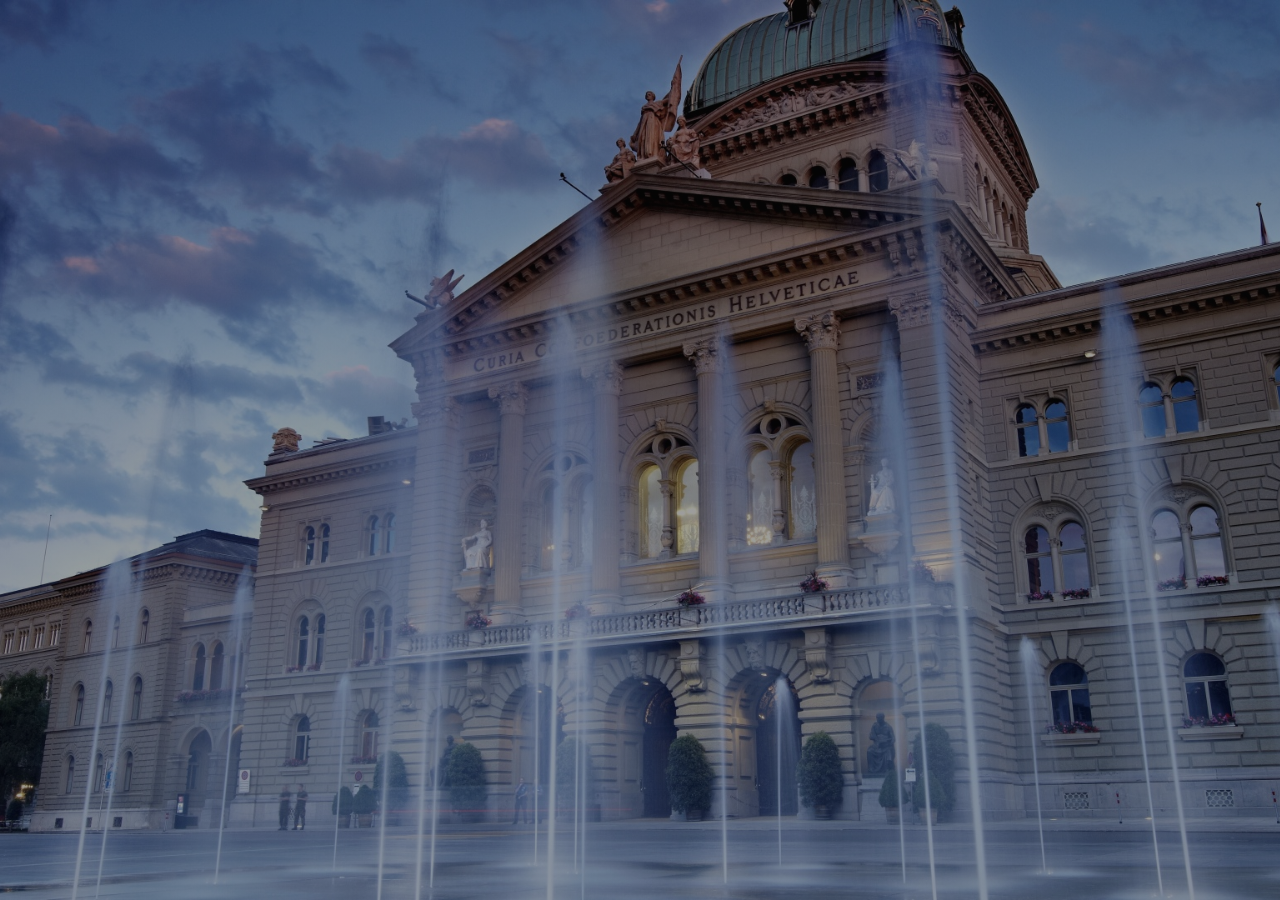
<file: index.html>
<!DOCTYPE html>
<html lang="en">

<head>
  <meta charset="UTF-8">
  <meta name="viewport" content="width=device-width, initial-scale=1.0">
  <meta http-equiv="X-UA-Compatible" content="ie=edge">
  <title>Jan Wächter</title>
  <link rel="stylesheet" href="https://use.fontawesome.com/releases/v5.7.1/css/all.css"
    integrity="sha384-fnmOCqbTlWIlj8LyTjo7mOUStjsKC4pOpQbqyi7RrhN7udi9RwhKkMHpvLbHG9Sr" crossorigin="anonymous">
  <link rel="stylesheet" href="index.css">
  <link rel="icon" href="https://avatars0.githubusercontent.com/u/5030549?v=4" type="image/png">
</head>

<body>
  <div id="profile">
    
  </div>
</body>
</html>
</file>
<file: index.css>
@import url("https://fonts.googleapis.com/css?family=Poppins");
@import url("https://fonts.googleapis.com/css?family=Questrial");

body {
  margin: 0%;
  padding: 0%;
  width: 100vw;
  background: var(--bg-color);
  color: var(--text-color);
  max-width: 100vw;
  overflow-x: hidden;
  align-items: center;
  font-family: "Poppins", sans-serif;
}

#loading {
  width: 100vw;
  height: 100vh;
  position: fixed;
  background: var(--bg-color);
  z-index: 999;
  display: flex;
  justify-content: center;
  flex-direction: column;
  align-items: center;
  top: 0;
  bottom: 0;
  left: 0;
  right: 0;
}

#spinner {
  animation: rotate 0.5s infinite linear;
  width: 50px;
  height: 50px;
  border: 2px solid var(--bg-color);
  border-bottom: 2px solid var(--text-color);
  border-radius: 50%;
  margin: 0;
}

@keyframes rotate {
  0% {
    transform: rotate(0deg);
  }

  100% {
    transform: rotate(360deg);
  }
}

#profile {
  width: 100%;
  padding: 4vh 3vw;
  height: 92vh;
  display: flex;
  flex-direction: column;
  justify-content: center;
  text-align: left;
  background: var(--background-image) center center;
  background-size: cover !important;
  background-repeat: no-repeat;
  position: fixed;
  color: #fff !important;
}

#display {
  width: 64vw;
  height: 92vh;
  display: inline-block;
  padding-left: 33vw;
}

#display h1 {
  font-size: 50px;
  color: var(--text-color);
  font-weight: bold;
  font-family: "Questrial", sans-serif;
}

.emoji {
  width: 18px;
  height: 18px;
}

#profile_img_blog {
  border-radius: 50%;
  width: 90px;
  height: 90px;
  background-size: cover !important;
  background-repeat: no-repeat;
}

#username_blog {
  font-size: 18px;
  color: var(--text-color);
  font-family: "Poppins", sans-serif;
  font-weight: bold;
}

#username_blog span {
  font-size: 24px;
  font-family: "Questrial", sans-serif !important;
}

#username_blog b {
  font-size: 12px;
  font-family: "Poppins", sans-serif;
  font-weight: bold;
}

#blog-display {
  width: 60vw;
  margin: 0px 20vw;
  text-align: left;
  margin-top: 3vh;
  z-index: 1;
}

#profile_blog {
  width: 60vw;
  margin: 0px 20vw;
  margin-top: 34vh;
  text-align: left;
  z-index: 1;
}

#background_overlay {
  width: 100vw;
  height: 55vh;
  position: absolute;
  z-index: -1;
  top: 0;
  left: 0;
}

#background {
  width: 100vw;
  height: 55vh;
  background-size: cover !important;
  background-repeat: no-repeat !important;
  position: absolute;
  z-index: -2;
  top: 0;
  left: 0;
}

#blog-display h1 {
  font-size: 50px;
  color: var(--text-color);
  font-weight: bold;
  font-family: "Questrial", sans-serif;
}

#blog-display h2 {
  color: var(--blog-gray-color);
}

#blog-display {
  padding: 1vh 0px;
  font-family: "Questrial", sans-serif;
}

#blog p {
  font-size: 17px;
  line-height: 25px;
  word-spacing: 1.2px;
  margin: 5vh 0px;
}

#blog p span {
  padding: 2px 4px;
  background: var(--text-color);
  color: var(--bg-color) !important;
}

#blog img {
  width: 100%;
  margin: 2vh 0px;
  border-radius: 5px;
  border: 1px solid rgb(0, 0, 0, 0.08);
}

#header {
  width: 63vw;
  text-align: right;
  padding: 3vh 0px;
  position: absolute;
}

#header a {
  color: var(--text-color);
  text-decoration: none;
  margin-left: 4vw;
  font-weight: bold;
}

#footer_blog {
  width: 90vw;
  padding: 8vh 5vw;
  text-align: center;
}

#footer_blog a {
  color: var(--text-color) !important;
  text-decoration: none;
  font-family: "Questrial", sans-serif;
  font-weight: bold;
}

#footer {
  width: 100%;
  padding: 8vh 0px;
  text-align: center;
}

#footer a {
  color: var(--text-color) !important;
  text-decoration: none;
  font-family: "Questrial", sans-serif;
  font-weight: bold;
}

#profile_img {
  width: 180px;
  height: 180px;
  min-width: 180px;
  min-height: 180px;
  max-width: 180px;
  max-height: 180px;
  border-radius: 5px;
  background-size: cover !important;
  background-repeat: no-repeat !important;
}

#profile div {
  font-weight: bold;
  margin: 1.5vh 0px;
}

#username {
  font-size: 18px;
  font-weight: bold;
}

#username span {
  font-size: 24px;
}

#userbio {
  font-size: 26px;
  font-family: "Questrial", sans-serif;
  width: 100%;
}

#about {
  font-size: 18px;
  font-family: "Questrial", sans-serif;
}

#about a,
#username a {
  color: #fff !important;
  text-decoration: none;
  font-weight: bold;
}

#about a:hover,
#username a:hover {
  text-decoration: underline;
}

#about span {
  margin: 1vh 0px;
  display: block;
}

#about span i {
  font-size: 16px;
}

#work {
  margin: 2vh 0px;
  padding: 4vh 0px !important;
}

#forks {
  margin: 2vh 0px;
  padding: 4vh 0px !important;
}

.projects {
  margin-left: -15px;
  /* align section w/ heading above */
}

.projects a {
  /* 30px is the gutter size in magic grid */
  width: calc(49% - 30px);
  /* 49% avoids a weird single column on some wide screens */
  display: flex;
  text-decoration: none;
}

.projects section {
  width: 100%;
  padding: 2.5vh 5%;
  margin: 1vh 0px;
  display: inline-block;
  border-radius: 5px;
  color: var(--text-color);
  border: 1px solid rgb(0, 0, 0, 0.08);
  box-shadow: 0px 0px 0px rgb(0, 0, 0, 0);
  transition: 0.4s ease-in-out;
  transform: scale(1);
}

.projects section:hover {
  cursor: pointer;
  border: 1px solid rgb(0, 0, 0, 0);
  box-shadow: 0px 15px 35px rgb(0, 0, 0, 0.06);
  transform: scale(1.03);
}

.section_title {
  font-size: 24px;
  font-weight: bold;
  margin: 1vh 0px;
  padding: 0px 1px;
  word-wrap: break-word;
}

.about_section {
  font-size: 18px;
  font-family: "Questrial", sans-serif;
  margin: 2vh 0px;
  font-weight: bold;
  word-wrap: break-word;
}

.bottom_section {
  margin: 1vh 0px;
  font-size: 14px;
  word-wrap: break-word;
}

.bottom_section span {
  margin-right: 20px;
  font-weight: bold;
}

.bottom_section span i {
  font-size: 15px;
}

.socials {
  color: #fff;
  text-decoration: none;
  margin: 3vh 0px !important;
}

.socials span {
  display: inline-block !important;
  margin-right: 2vw !important;
  font-weight: normal !important;
}

.socials span a {
  font-weight: normal !important;
}

#blog_section {
  margin: 2vh 0px;
  padding: 2vh 0px !important;
}

#blogs {
  columns: 2;
}

#blog_title {
  font-size: 50px;
}

#blog_sub_title {
  font-size: 36px;
  margin-top: -2vh;
}

#blogs section {
  width: 100%;
  display: inline-block;
  border-radius: 5px;
  color: var(--text-color);
  border: 1px solid rgb(0, 0, 0, 0.04);
  box-shadow: 0px 0px 0px rgb(0, 0, 0, 0);
  transition: 0.4s ease-in-out;
  transform: scale(1);
  padding: 0px;
  margin: 2vh 0px;
}

#blogs section img {
  width: 100%;
  border-radius: 5px 5px 0px 0px;
}

.blog_container {
  padding: 2.5vh 5%;
}

#blogs section:hover {
  cursor: pointer;
  border: 1px solid rgb(0, 0, 0, 0);
  box-shadow: 0px 15px 35px rgb(0, 0, 0, 0.06);
  transform: scale(1.03);
}

.go_back {
  position: absolute;
  color: var(--text-color);
  font-size: 26px;
  margin-left: 5vw;
  margin-top: 4vh;
}

::selection {
  color: var(--bg-color);
  background: var(--text-color);
}

@media (max-width: 800px) {
  #profile {
    width: 90vw;
    padding: 4vh 5vw;
    height: 60vh;
    text-align: center;
    position: relative;
  }

  #display {
    width: 90vw;
    height: auto;
    display: inline-block;
    padding-left: 5vw;
  }

  #profile_img {
    width: 120px;
    height: 120px;
    min-width: 120px;
    min-height: 120px;
    max-width: 120px;
    max-height: 120px;
    margin: 0px auto !important;
  }

  #work {
    margin: 0px;
  }

  .projects {
    margin-left: 0;
    /* remove neg margin to align w/ header */
  }

  .projects a {
    width: 100%;
  }

  .projects section {
    width: 88%;
  }

  #blogs {
    columns: 1;
  }

  #blogs section {
    width: 98%;
  }

  #blog_section {
    margin: 0px;
  }

  #blog-display {
    width: 90vw;
    margin: 0px 5vw;
    text-align: left;
    margin-top: 0vh;
    z-index: 1;
  }

  #blog_title {
    font-size: 32px !important;
  }

  #blog_sub_title {
    font-size: 24px;
    margin-top: -1vh;
  }

  #profile_blog {
    width: 90vw;
    margin: 0px 5vw;
    margin-top: 36vh;
    text-align: left;
    z-index: 1;
  }

  #profile_img_blog {
    width: 65px;
    height: 65px;
  }

  .go_back {
    position: relative;
    color: var(--text-color);
    font-size: 26px;
    margin-left: 5vw;
    top: 5vh;
  }

  #blog img {
    margin: 1vh 0px !important;
  }

  #blog p {
    margin: 2vh 0px;
  }
}

::-webkit-scrollbar {
  width: 5px;
  height: 5px;
}

::-webkit-scrollbar-track {
  background: var(--bg-color);
}

::-webkit-scrollbar-thumb {
  background: var(--text-color);
}
:root {
  --bg-color: #fff;
  --text-color: rgb(10, 10, 10);
  --blog-gray-color: rgb(80, 80, 80);
  --background-image: linear-gradient(
      90deg,
      rgba(10, 10, 10, 0.4),
      rgb(10, 10, 10, 0.4)
    ),
    url("Bundesplatz.jpg");
  --background-background: #fff;
}

code { background-color: #eee; }

pre code {
  background-color: #eee;
  border: 1px solid #999;
  display: block;
  padding: 20px;
}
</file>
